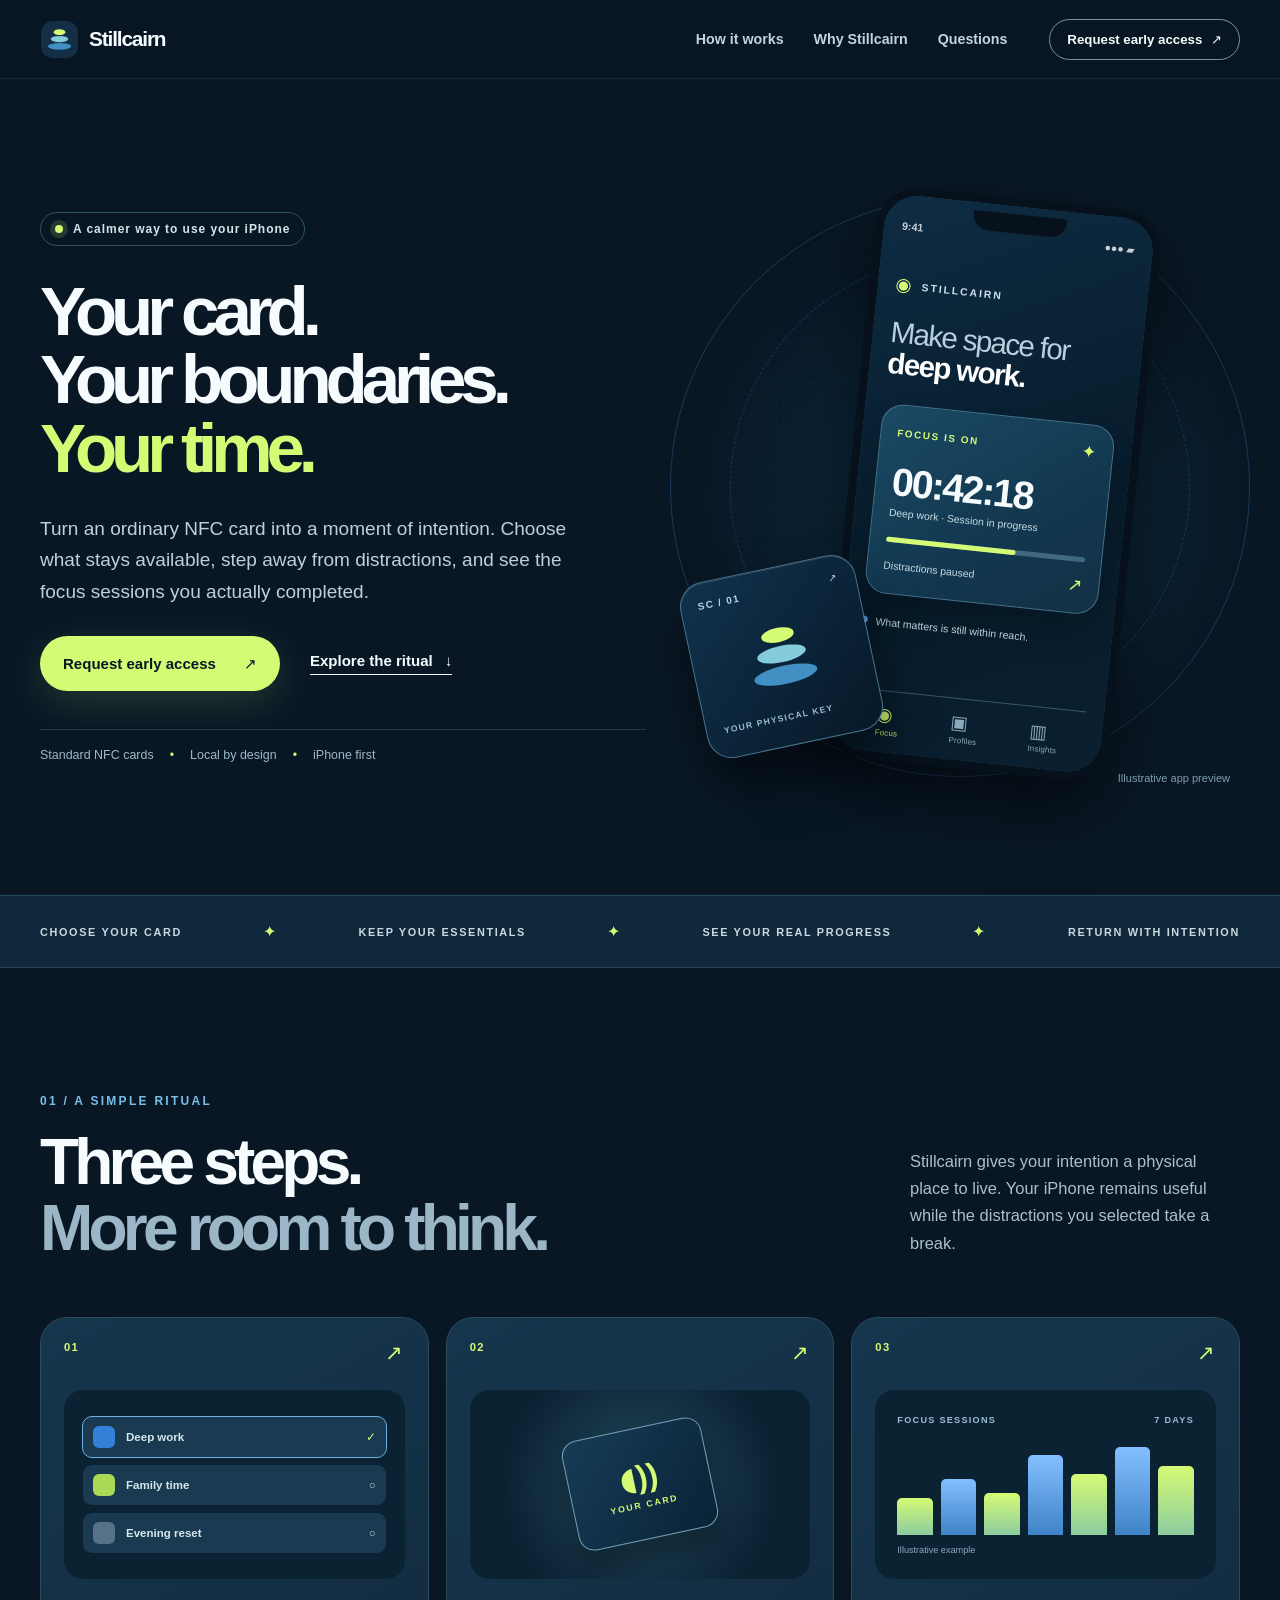
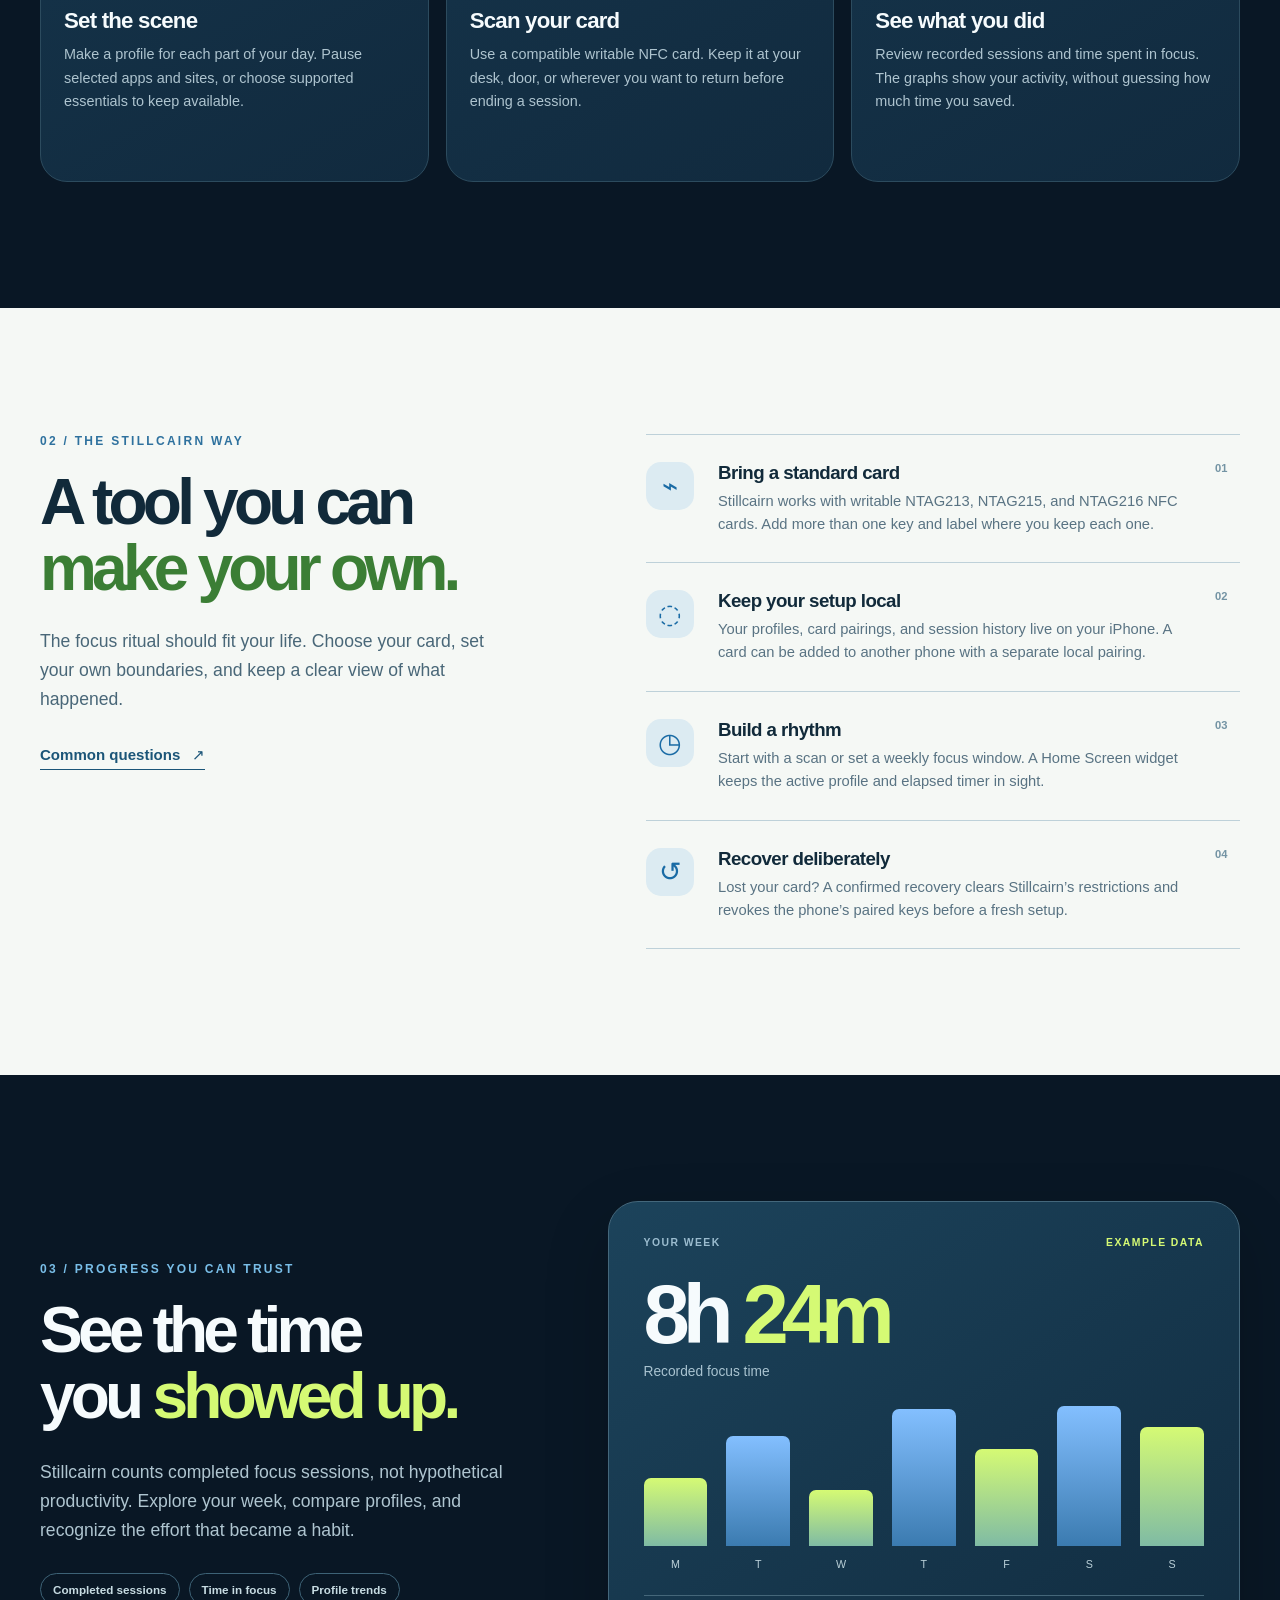
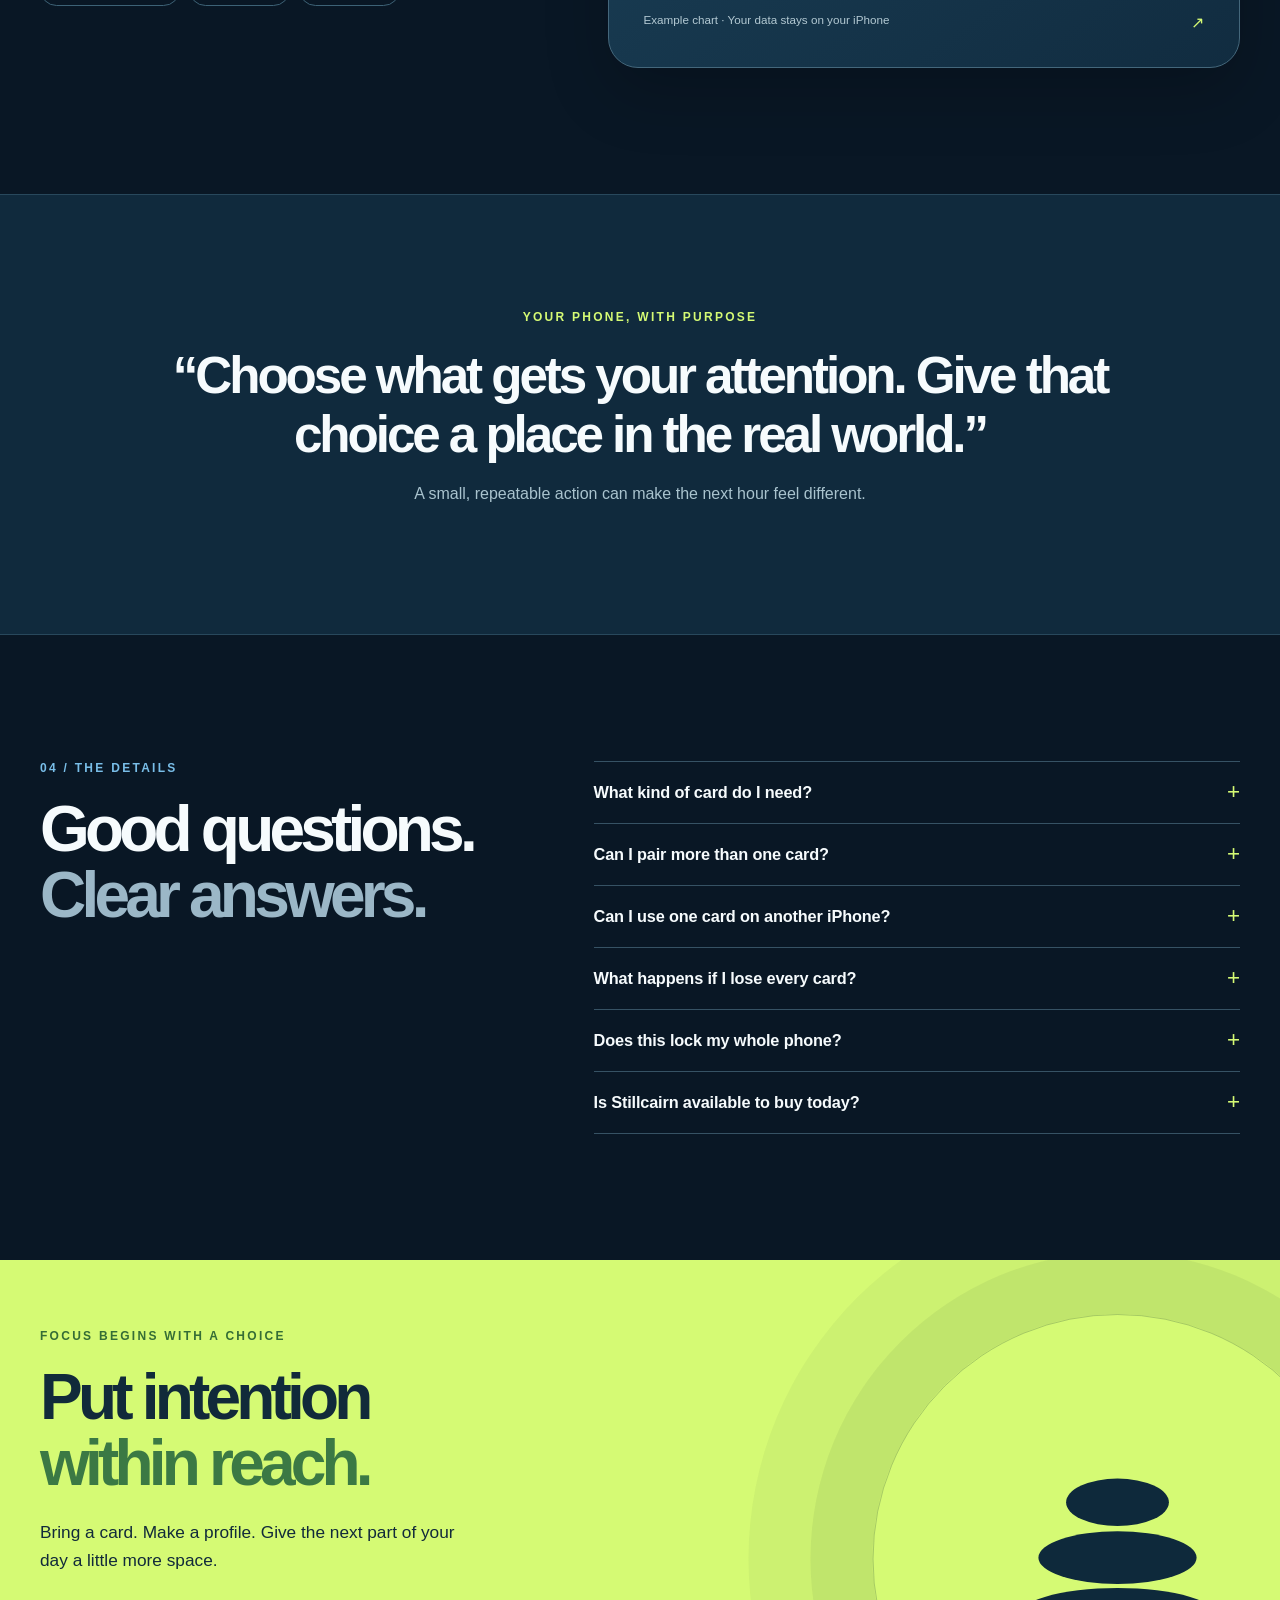
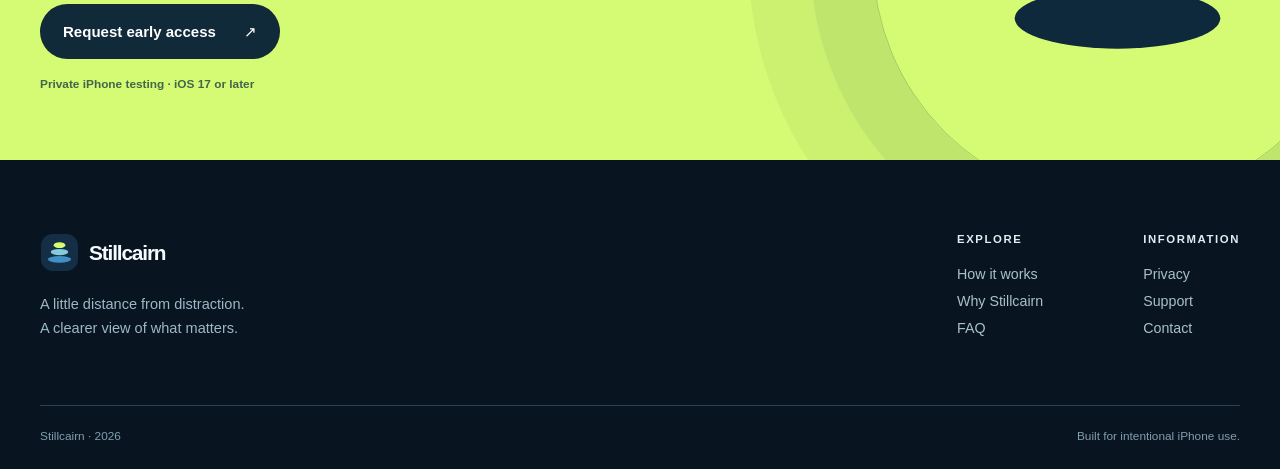
<file: index.html>
<!doctype html>
<html lang="en">
<head>
  <meta charset="utf-8">
  <meta name="viewport" content="width=device-width, initial-scale=1">
  <meta name="theme-color" content="#091725">
  <meta name="description" content="Stillcairn turns a standard NFC card into a personal focus ritual. Choose what stays available, see your real session history, and keep your focus data on your iPhone.">
  <meta property="og:type" content="website">
  <meta property="og:title" content="Stillcairn — Your card. Your boundaries. Your time.">
  <meta property="og:description" content="A personal focus ritual built around a standard NFC card, thoughtful profiles, and honest local insights.">
  <meta property="og:image" content="https://focus.cybrpulse.com/social.png">
  <meta property="og:url" content="https://focus.cybrpulse.com/">
  <link rel="canonical" href="https://focus.cybrpulse.com/">
  <link rel="icon" href="favicon.svg" type="image/svg+xml">
  <link rel="stylesheet" href="styles.css">
  <title>Stillcairn — Your card. Your boundaries. Your time.</title>
</head>
<body>
  <a class="skip-link" href="#main">Skip to content</a>
  <header class="site-header">
    <div class="shell nav-row">
      <a class="brand" href="./" aria-label="Stillcairn home">
        <svg class="brand-icon" viewBox="0 0 40 40" fill="none" aria-hidden="true"><rect x="1" y="1" width="38" height="38" rx="12" fill="#142e45"/><ellipse cx="20" cy="27" rx="12" ry="3.5" fill="#418fc3"/><ellipse cx="20" cy="19.5" rx="9" ry="3.2" fill="#84ccdc"/><ellipse cx="20" cy="12.5" rx="6" ry="3" fill="#d5fa74"/></svg>
        <span>Stillcairn</span>
      </a>
      <nav class="main-nav" aria-label="Main navigation">
        <a href="#how-it-works">How it works</a>
        <a href="#why-stillcairn">Why Stillcairn</a>
        <a href="#questions">Questions</a>
      </nav>
      <a class="nav-cta" href="mailto:support@cybrpulse.com?subject=Stillcairn%20early%20access">Request early access <span aria-hidden="true">↗</span></a>
    </div>
  </header>

  <main id="main">
    <section class="hero shell" aria-labelledby="hero-title">
      <div class="hero-copy">
        <div class="eyebrow"><span class="live-dot"></span> A calmer way to use your iPhone</div>
        <h1 id="hero-title">Your card.<br>Your boundaries.<br><em>Your time.</em></h1>
        <p class="hero-lede">Turn an ordinary NFC card into a moment of intention. Choose what stays available, step away from distractions, and see the focus sessions you actually completed.</p>
        <div class="hero-actions">
          <a class="button button-primary" href="mailto:support@cybrpulse.com?subject=Stillcairn%20early%20access">Request early access <span aria-hidden="true">↗</span></a>
          <a class="text-link" href="#how-it-works">Explore the ritual <span aria-hidden="true">↓</span></a>
        </div>
        <div class="hero-proof" aria-label="Stillcairn principles">
          <span>Standard NFC cards</span><span>Local by design</span><span>iPhone first</span>
        </div>
      </div>
      <div class="hero-art" aria-label="Illustration of Stillcairn on an iPhone with a physical NFC card">
        <div class="orbit orbit-one"></div><div class="orbit orbit-two"></div>
        <div class="phone-frame">
          <div class="phone-screen">
            <div class="phone-status"><span>9:41</span><span>●●● ▰</span></div>
            <div class="phone-head"><span class="phone-logo">◉</span><span>STILLCAIRN</span></div>
            <div class="phone-greeting">Make space for<br><strong>deep work.</strong></div>
            <div class="session-card">
              <div class="session-top"><span class="session-label">FOCUS IS ON</span><span class="session-spark">✦</span></div>
              <div class="session-time">00:42:18</div>
              <div class="session-sub">Deep work · Session in progress</div>
              <div class="session-track"><span></span></div>
              <div class="session-footer"><span>Distractions paused</span><span>↗</span></div>
            </div>
            <div class="phone-note"><span class="note-dot"></span> What matters is still within reach.</div>
            <div class="phone-tab"><span>◉<small>Focus</small></span><span>▣<small>Profiles</small></span><span>▥<small>Insights</small></span></div>
          </div>
        </div>
        <div class="key-card" aria-hidden="true"><div class="key-card-top"><span>SC / 01</span><span>↗</span></div><svg viewBox="0 0 120 120" fill="none"><ellipse cx="60" cy="83" rx="35" ry="10" fill="#418fc3"/><ellipse cx="60" cy="60" rx="27" ry="9" fill="#84ccdc"/><ellipse cx="60" cy="39" rx="18" ry="8" fill="#d5fa74"/></svg><span class="key-card-label">YOUR PHYSICAL KEY</span></div>
        <span class="art-caption">Illustrative app preview</span>
      </div>
    </section>

    <section class="marquee-band" aria-label="Product highlights"><div class="shell marquee-inner"><span>CHOOSE YOUR CARD</span><b>✦</b><span>KEEP YOUR ESSENTIALS</span><b>✦</b><span>SEE YOUR REAL PROGRESS</span><b>✦</b><span>RETURN WITH INTENTION</span></div></section>

    <section id="how-it-works" class="section shell ritual-section">
      <div class="section-heading"><p class="kicker">01 / A SIMPLE RITUAL</p><h2>Three steps.<br><span>More room to think.</span></h2><p>Stillcairn gives your intention a physical place to live. Your iPhone remains useful while the distractions you selected take a break.</p></div>
      <div class="steps-grid">
        <article class="step-card"><div class="step-number">01 <span>↗</span></div><div class="step-visual visual-select"><div class="mini-row"><span class="mini-square blue"></span><span>Deep work</span><span class="mini-check">✓</span></div><div class="mini-row"><span class="mini-square lime"></span><span>Family time</span><span>○</span></div><div class="mini-row"><span class="mini-square muted"></span><span>Evening reset</span><span>○</span></div></div><h3>Set the scene</h3><p>Make a profile for each part of your day. Pause selected apps and sites, or choose supported essentials to keep available.</p></article>
        <article class="step-card"><div class="step-number">02 <span>↗</span></div><div class="step-visual visual-card"><div class="tap-card"><span class="tap-rings">◖))</span><span>YOUR CARD</span></div><div class="tap-wave"></div></div><h3>Scan your card</h3><p>Use a compatible writable NFC card. Keep it at your desk, door, or wherever you want to return before ending a session.</p></article>
        <article class="step-card"><div class="step-number">03 <span>↗</span></div><div class="step-visual visual-chart"><div class="chart-head"><span>FOCUS SESSIONS</span><span>7 DAYS</span></div><div class="tiny-bars"><i style="--h:38%"></i><i style="--h:58%"></i><i style="--h:44%"></i><i style="--h:83%"></i><i style="--h:63%"></i><i style="--h:91%"></i><i style="--h:72%"></i></div><div class="chart-caption">Illustrative example</div></div><h3>See what you did</h3><p>Review recorded sessions and time spent in focus. The graphs show your activity, without guessing how much time you saved.</p></article>
      </div>
    </section>

    <section id="why-stillcairn" class="difference-section">
      <div class="shell difference-grid">
        <div class="difference-intro"><p class="kicker">02 / THE STILLCAIRN WAY</p><h2>A tool you can<br><em>make your own.</em></h2><p>The focus ritual should fit your life. Choose your card, set your own boundaries, and keep a clear view of what happened.</p><a class="light-link" href="#questions">Common questions <span aria-hidden="true">↗</span></a></div>
        <div class="difference-list">
          <article><span class="feature-icon">⌁</span><div><h3>Bring a standard card</h3><p>Stillcairn works with writable NTAG213, NTAG215, and NTAG216 NFC cards. Add more than one key and label where you keep each one.</p></div><span class="feature-index">01</span></article>
          <article><span class="feature-icon">◌</span><div><h3>Keep your setup local</h3><p>Your profiles, card pairings, and session history live on your iPhone. A card can be added to another phone with a separate local pairing.</p></div><span class="feature-index">02</span></article>
          <article><span class="feature-icon">◷</span><div><h3>Build a rhythm</h3><p>Start with a scan or set a weekly focus window. A Home Screen widget keeps the active profile and elapsed timer in sight.</p></div><span class="feature-index">03</span></article>
          <article><span class="feature-icon">↺</span><div><h3>Recover deliberately</h3><p>Lost your card? A confirmed recovery clears Stillcairn’s restrictions and revokes the phone’s paired keys before a fresh setup.</p></div><span class="feature-index">04</span></article>
        </div>
      </div>
    </section>

    <section class="section shell insight-section"><div class="insight-copy"><p class="kicker">03 / PROGRESS YOU CAN TRUST</p><h2>See the time<br>you <em>showed up.</em></h2><p>Stillcairn counts completed focus sessions, not hypothetical productivity. Explore your week, compare profiles, and recognize the effort that became a habit.</p><div class="insight-tags"><span>Completed sessions</span><span>Time in focus</span><span>Profile trends</span></div></div><div class="insight-panel"><div class="panel-top"><span>YOUR WEEK</span><span>EXAMPLE DATA</span></div><div class="panel-metric">8h <span>24m</span></div><div class="panel-caption">Recorded focus time</div><div class="large-bars" aria-hidden="true"><div><i style="--h:41%"></i><small>M</small></div><div><i style="--h:67%"></i><small>T</small></div><div><i style="--h:34%"></i><small>W</small></div><div><i style="--h:83%"></i><small>T</small></div><div><i style="--h:59%"></i><small>F</small></div><div><i style="--h:98%"></i><small>S</small></div><div><i style="--h:72%"></i><small>S</small></div></div><div class="panel-bottom"><span>Example chart · Your data stays on your iPhone</span><span>↗</span></div></div></section>

    <section class="quote-section"><div class="shell"><p class="kicker">YOUR PHONE, WITH PURPOSE</p><blockquote>“Choose what gets your attention. Give that choice a place in the real world.”</blockquote><p class="quote-note">A small, repeatable action can make the next hour feel different.</p></div></section>

    <section id="questions" class="section shell faq-section"><div class="faq-intro"><p class="kicker">04 / THE DETAILS</p><h2>Good questions.<br><span>Clear answers.</span></h2></div><div class="faq-list">
      <details><summary>What kind of card do I need?<span>+</span></summary><p>A writable NTAG213, NTAG215, or NTAG216 NFC card. Choose a card with a roughly 25–30 mm antenna for easier scanning. For a metal surface, use an on-metal or ferrite-backed tag.</p></details>
      <details><summary>Can I pair more than one card?<span>+</span></summary><p>Yes. Stillcairn supports up to 16 cards on one iPhone. You can name each key and remove an individual key while no focus session or scheduled window is active.</p></details>
      <details><summary>Can I use one card on another iPhone?<span>+</span></summary><p>Yes. Scan an existing Stillcairn card in the second iPhone’s Add key flow. Each phone stores and manages its own pairing; removing a card from one phone does not remove it from the other.</p></details>
      <details><summary>What happens if I lose every card?<span>+</span></summary><p>Use the app’s confirmed Lost your key recovery. It clears Stillcairn’s restrictions on that phone, revokes its paired cards, and requires a new card write and verification before another focus session. It cannot erase a lost physical card.</p></details>
      <details><summary>Does this lock my whole phone?<span>+</span></summary><p>No. Stillcairn uses iOS Screen Time controls for the apps, categories, and supported websites selected in a profile. It does not change your passcode or lock the device. You retain control of Screen Time authorization in iOS Settings.</p></details>
      <details><summary>Is Stillcairn available to buy today?<span>+</span></summary><p>Stillcairn is in private iPhone testing. Pricing and public availability have not been announced. Email us to ask about early access and updates.</p></details>
    </div></section>

    <section class="closing-section"><div class="shell closing-grid"><div><p class="kicker">FOCUS BEGINS WITH A CHOICE</p><h2>Put intention<br><em>within reach.</em></h2><p>Bring a card. Make a profile. Give the next part of your day a little more space.</p><a class="button button-dark" href="mailto:support@cybrpulse.com?subject=Stillcairn%20early%20access">Request early access <span aria-hidden="true">↗</span></a><span class="availability">Private iPhone testing · iOS 17 or later</span></div><div class="closing-mark" aria-hidden="true"><svg viewBox="0 0 220 220" fill="none"><ellipse cx="110" cy="155" rx="78" ry="23" fill="#0e293b"/><ellipse cx="110" cy="109" rx="60" ry="20" fill="#0e293b"/><ellipse cx="110" cy="67" rx="39" ry="18" fill="#0e293b"/></svg></div></div></section>
  </main>
  <footer class="site-footer"><div class="shell footer-grid"><div><a class="brand" href="./"><svg class="brand-icon" viewBox="0 0 40 40" fill="none" aria-hidden="true"><rect x="1" y="1" width="38" height="38" rx="12" fill="#142e45"/><ellipse cx="20" cy="27" rx="12" ry="3.5" fill="#418fc3"/><ellipse cx="20" cy="19.5" rx="9" ry="3.2" fill="#84ccdc"/><ellipse cx="20" cy="12.5" rx="6" ry="3" fill="#d5fa74"/></svg><span>Stillcairn</span></a><p>A little distance from distraction.<br>A clearer view of what matters.</p></div><div class="footer-links"><div><strong>Explore</strong><a href="#how-it-works">How it works</a><a href="#why-stillcairn">Why Stillcairn</a><a href="#questions">FAQ</a></div><div><strong>Information</strong><a href="privacy.html">Privacy</a><a href="support.html">Support</a><a href="mailto:support@cybrpulse.com?subject=Stillcairn%20question">Contact</a></div></div></div><div class="shell footer-bottom"><span>Stillcairn · 2026</span><span>Built for intentional iPhone use.</span></div></footer>
</body>
</html>
</file>
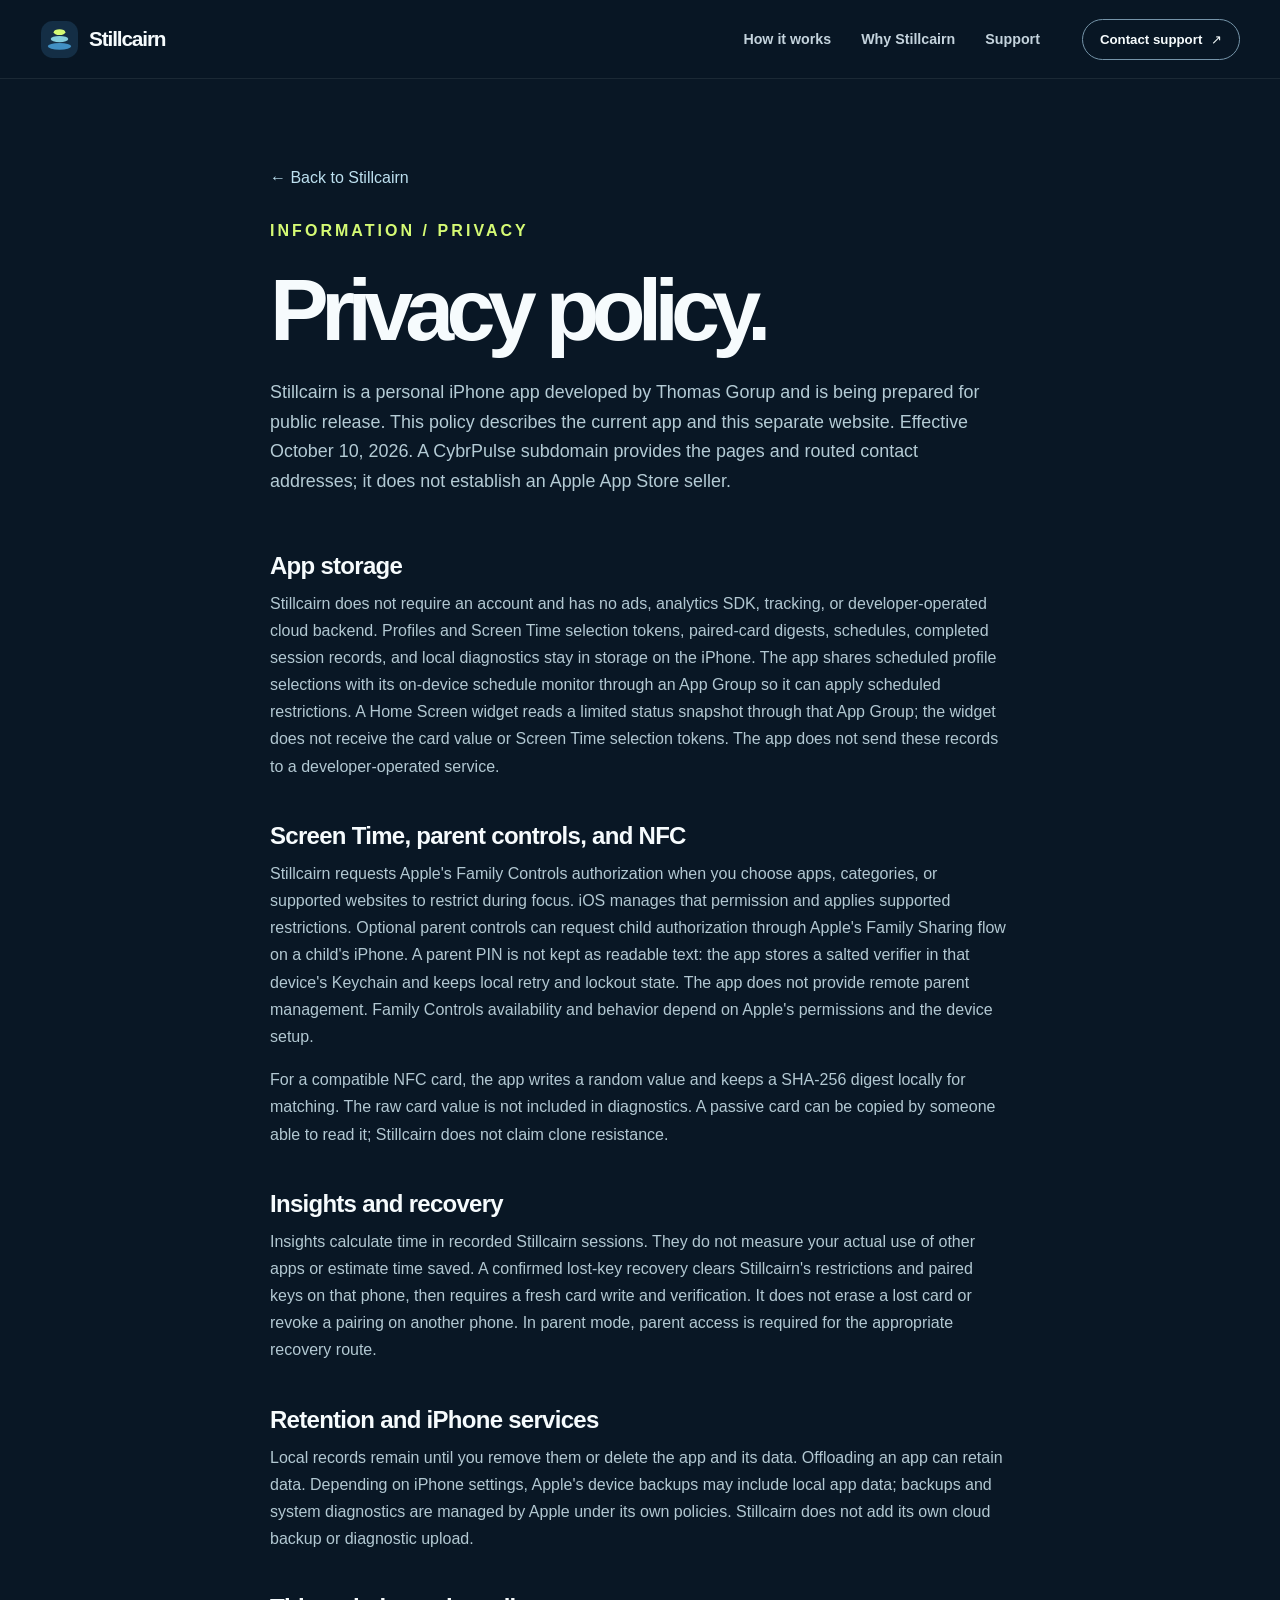
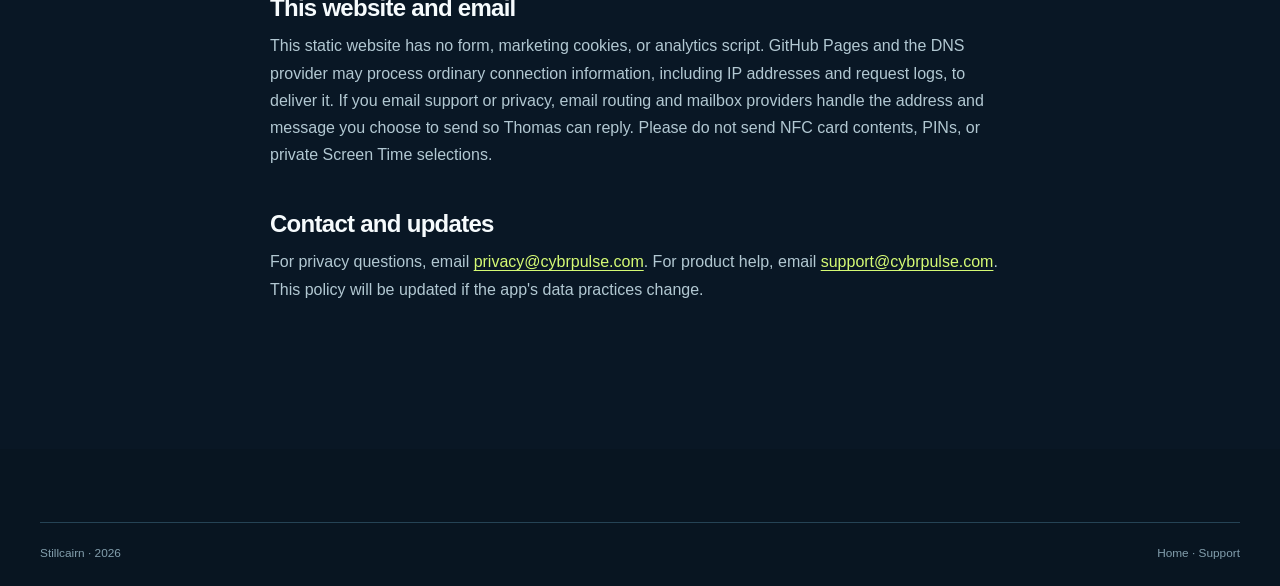
<file: privacy.html>
<!doctype html>
<html lang="en">
<head>
  <meta charset="utf-8">
  <meta name="viewport" content="width=device-width, initial-scale=1">
  <meta name="theme-color" content="#091725">
  <meta name="description" content="How Stillcairn handles app data, website visits, and support messages.">
  <link rel="icon" href="favicon.svg" type="image/svg+xml">
  <link rel="stylesheet" href="styles.css">
  <title>Privacy · Stillcairn</title>
</head>
<body class="legal-body">
  <a class="skip-link" href="#main">Skip to content</a>
  <header class="site-header">
    <div class="shell nav-row">
      <a class="brand" href="./"><svg class="brand-icon" viewBox="0 0 40 40" fill="none" aria-hidden="true"><rect x="1" y="1" width="38" height="38" rx="12" fill="#142e45"/><ellipse cx="20" cy="27" rx="12" ry="3.5" fill="#418fc3"/><ellipse cx="20" cy="19.5" rx="9" ry="3.2" fill="#84ccdc"/><ellipse cx="20" cy="12.5" rx="6" ry="3" fill="#d5fa74"/></svg><span>Stillcairn</span></a>
      <nav class="main-nav" aria-label="Main navigation"><a href="./#how-it-works">How it works</a><a href="./#why-stillcairn">Why Stillcairn</a><a href="support.html">Support</a></nav>
      <a class="nav-cta" href="mailto:support@cybrpulse.com?subject=Stillcairn%20support">Contact support <span aria-hidden="true">↗</span></a>
    </div>
  </header>
  <main id="main" class="legal-wrap">
    <a class="back-link" href="./">← Back to Stillcairn</a>
    <p class="kicker">INFORMATION / PRIVACY</p>
    <h1>Privacy policy.</h1>
    <p class="legal-intro">Stillcairn is a personal iPhone app developed by Thomas Gorup and is being prepared for public release. This policy describes the current app and this separate website. Effective October 10, 2026. A CybrPulse subdomain provides the pages and routed contact addresses; it does not establish an Apple App Store seller.</p>

    <h2>App storage</h2>
    <p>Stillcairn does not require an account and has no ads, analytics SDK, tracking, or developer-operated cloud backend. Profiles and Screen Time selection tokens, paired-card digests, schedules, completed session records, and local diagnostics stay in storage on the iPhone. The app shares scheduled profile selections with its on-device schedule monitor through an App Group so it can apply scheduled restrictions. A Home Screen widget reads a limited status snapshot through that App Group; the widget does not receive the card value or Screen Time selection tokens. The app does not send these records to a developer-operated service.</p>

    <h2>Screen Time, parent controls, and NFC</h2>
    <p>Stillcairn requests Apple's Family Controls authorization when you choose apps, categories, or supported websites to restrict during focus. iOS manages that permission and applies supported restrictions. Optional parent controls can request child authorization through Apple's Family Sharing flow on a child's iPhone. A parent PIN is not kept as readable text: the app stores a salted verifier in that device's Keychain and keeps local retry and lockout state. The app does not provide remote parent management. Family Controls availability and behavior depend on Apple's permissions and the device setup.</p>
    <p>For a compatible NFC card, the app writes a random value and keeps a SHA-256 digest locally for matching. The raw card value is not included in diagnostics. A passive card can be copied by someone able to read it; Stillcairn does not claim clone resistance.</p>

    <h2>Insights and recovery</h2>
    <p>Insights calculate time in recorded Stillcairn sessions. They do not measure your actual use of other apps or estimate time saved. A confirmed lost-key recovery clears Stillcairn's restrictions and paired keys on that phone, then requires a fresh card write and verification. It does not erase a lost card or revoke a pairing on another phone. In parent mode, parent access is required for the appropriate recovery route.</p>

    <h2>Retention and iPhone services</h2>
    <p>Local records remain until you remove them or delete the app and its data. Offloading an app can retain data. Depending on iPhone settings, Apple's device backups may include local app data; backups and system diagnostics are managed by Apple under its own policies. Stillcairn does not add its own cloud backup or diagnostic upload.</p>

    <h2>This website and email</h2>
    <p>This static website has no form, marketing cookies, or analytics script. GitHub Pages and the DNS provider may process ordinary connection information, including IP addresses and request logs, to deliver it. If you email support or privacy, email routing and mailbox providers handle the address and message you choose to send so Thomas can reply. Please do not send NFC card contents, PINs, or private Screen Time selections.</p>

    <h2>Contact and updates</h2>
    <p>For privacy questions, email <a href="mailto:privacy@cybrpulse.com?subject=Stillcairn%20privacy">privacy@cybrpulse.com</a>. For product help, email <a href="mailto:support@cybrpulse.com?subject=Stillcairn%20support">support@cybrpulse.com</a>. This policy will be updated if the app's data practices change.</p>
  </main>
  <footer class="site-footer"><div class="shell footer-bottom"><span>Stillcairn · 2026</span><span><a href="./">Home</a> · <a href="support.html">Support</a></span></div></footer>
</body>
</html>
</file>
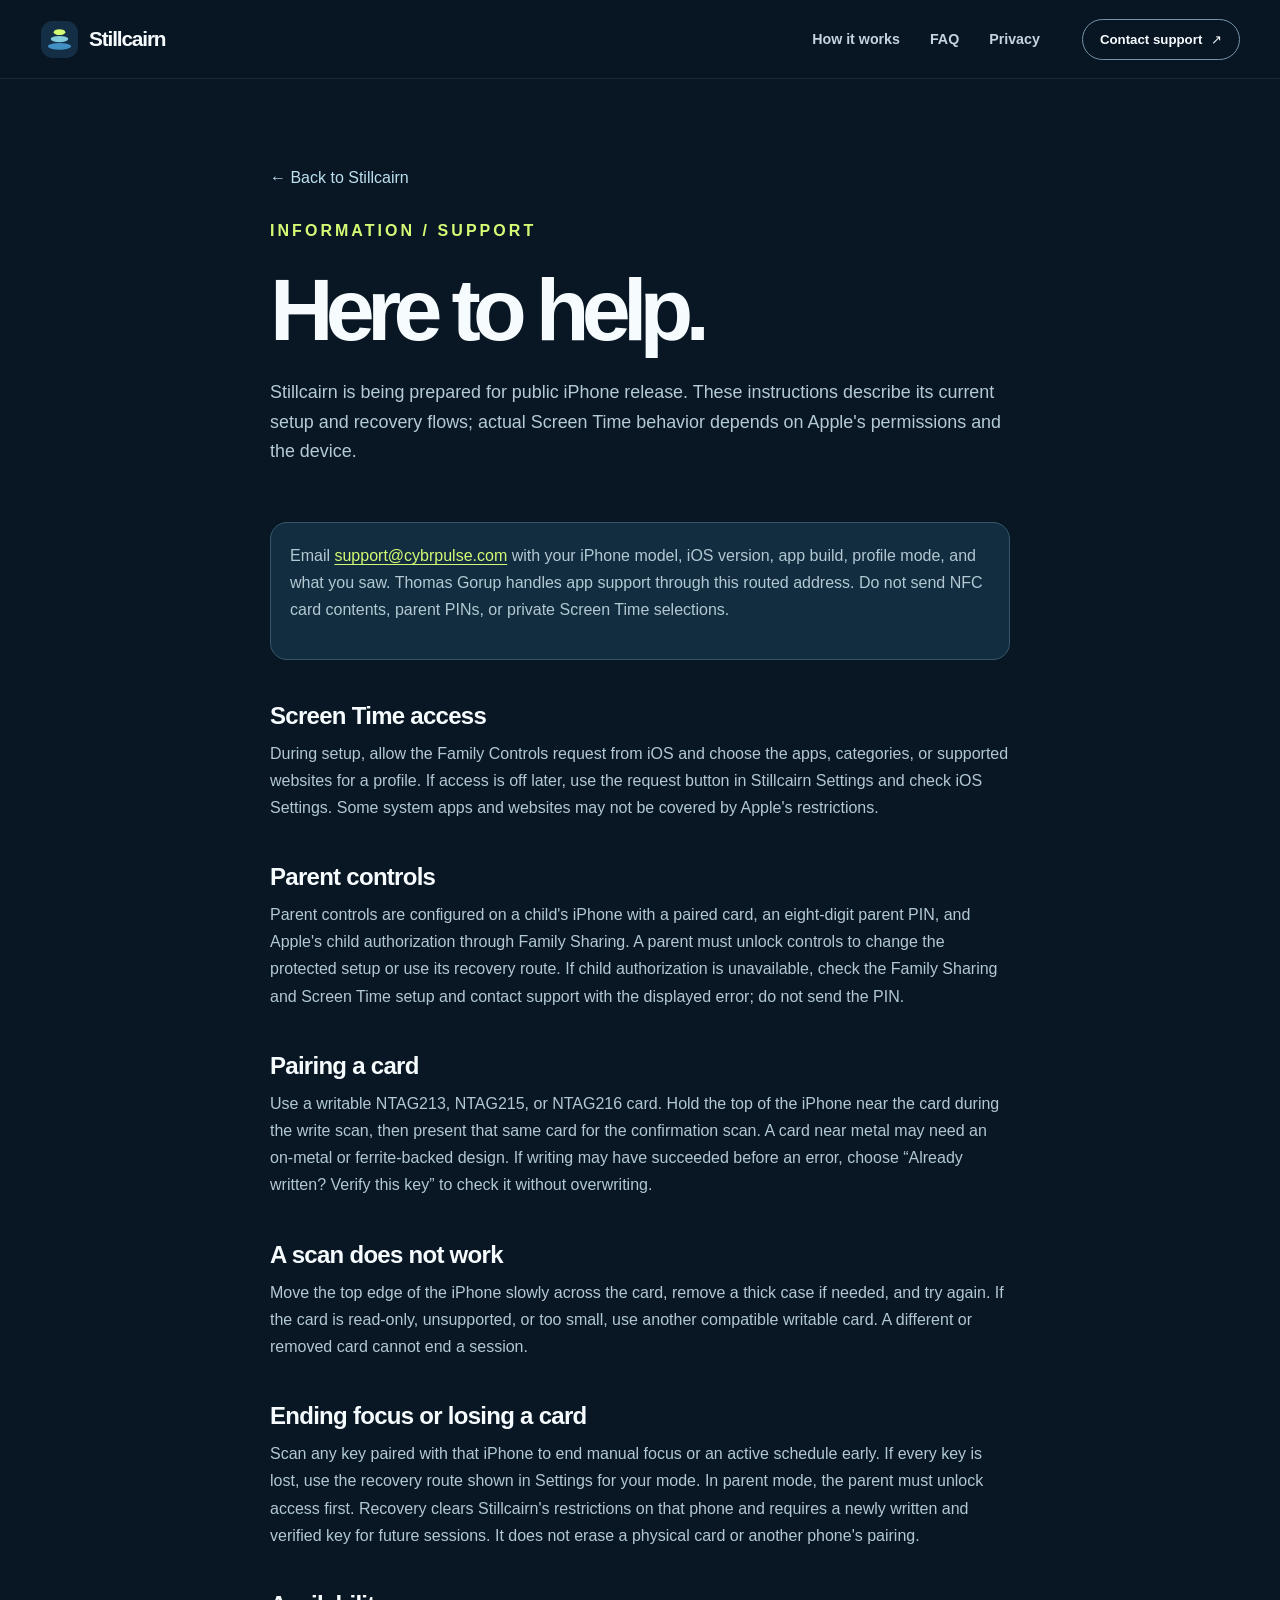
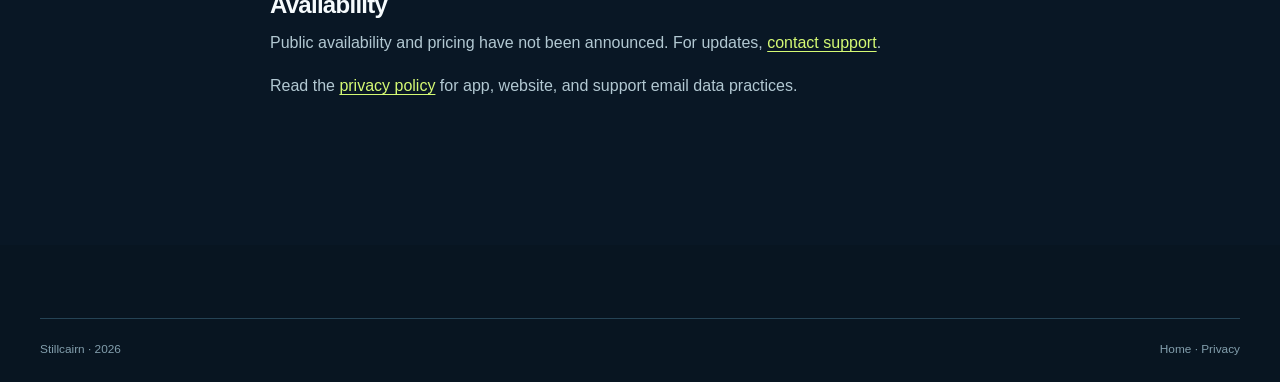
<file: support.html>
<!doctype html>
<html lang="en">
<head>
  <meta charset="utf-8">
  <meta name="viewport" content="width=device-width, initial-scale=1">
  <meta name="theme-color" content="#091725">
  <meta name="description" content="Stillcairn setup, NFC card, Screen Time, parent controls, and recovery help.">
  <link rel="icon" href="favicon.svg" type="image/svg+xml">
  <link rel="stylesheet" href="styles.css">
  <title>Support · Stillcairn</title>
</head>
<body class="legal-body">
  <a class="skip-link" href="#main">Skip to content</a>
  <header class="site-header">
    <div class="shell nav-row">
      <a class="brand" href="./"><svg class="brand-icon" viewBox="0 0 40 40" fill="none" aria-hidden="true"><rect x="1" y="1" width="38" height="38" rx="12" fill="#142e45"/><ellipse cx="20" cy="27" rx="12" ry="3.5" fill="#418fc3"/><ellipse cx="20" cy="19.5" rx="9" ry="3.2" fill="#84ccdc"/><ellipse cx="20" cy="12.5" rx="6" ry="3" fill="#d5fa74"/></svg><span>Stillcairn</span></a>
      <nav class="main-nav" aria-label="Main navigation"><a href="./#how-it-works">How it works</a><a href="./#questions">FAQ</a><a href="privacy.html">Privacy</a></nav>
      <a class="nav-cta" href="mailto:support@cybrpulse.com?subject=Stillcairn%20support">Contact support <span aria-hidden="true">↗</span></a>
    </div>
  </header>
  <main id="main" class="legal-wrap">
    <a class="back-link" href="./">← Back to Stillcairn</a>
    <p class="kicker">INFORMATION / SUPPORT</p>
    <h1>Here to help.</h1>
    <p class="legal-intro">Stillcairn is being prepared for public iPhone release. These instructions describe its current setup and recovery flows; actual Screen Time behavior depends on Apple's permissions and the device.</p>
    <div class="legal-note"><p>Email <a href="mailto:support@cybrpulse.com?subject=Stillcairn%20support">support@cybrpulse.com</a> with your iPhone model, iOS version, app build, profile mode, and what you saw. Thomas Gorup handles app support through this routed address. Do not send NFC card contents, parent PINs, or private Screen Time selections.</p></div>

    <h2>Screen Time access</h2>
    <p>During setup, allow the Family Controls request from iOS and choose the apps, categories, or supported websites for a profile. If access is off later, use the request button in Stillcairn Settings and check iOS Settings. Some system apps and websites may not be covered by Apple's restrictions.</p>

    <h2>Parent controls</h2>
    <p>Parent controls are configured on a child's iPhone with a paired card, an eight-digit parent PIN, and Apple's child authorization through Family Sharing. A parent must unlock controls to change the protected setup or use its recovery route. If child authorization is unavailable, check the Family Sharing and Screen Time setup and contact support with the displayed error; do not send the PIN.</p>

    <h2>Pairing a card</h2>
    <p>Use a writable NTAG213, NTAG215, or NTAG216 card. Hold the top of the iPhone near the card during the write scan, then present that same card for the confirmation scan. A card near metal may need an on-metal or ferrite-backed design. If writing may have succeeded before an error, choose “Already written? Verify this key” to check it without overwriting.</p>

    <h2>A scan does not work</h2>
    <p>Move the top edge of the iPhone slowly across the card, remove a thick case if needed, and try again. If the card is read-only, unsupported, or too small, use another compatible writable card. A different or removed card cannot end a session.</p>

    <h2>Ending focus or losing a card</h2>
    <p>Scan any key paired with that iPhone to end manual focus or an active schedule early. If every key is lost, use the recovery route shown in Settings for your mode. In parent mode, the parent must unlock access first. Recovery clears Stillcairn's restrictions on that phone and requires a newly written and verified key for future sessions. It does not erase a physical card or another phone's pairing.</p>

    <h2>Availability</h2>
    <p>Public availability and pricing have not been announced. For updates, <a href="mailto:support@cybrpulse.com?subject=Stillcairn%20availability">contact support</a>.</p>
    <p>Read the <a href="privacy.html">privacy policy</a> for app, website, and support email data practices.</p>
  </main>
  <footer class="site-footer"><div class="shell footer-bottom"><span>Stillcairn · 2026</span><span><a href="./">Home</a> · <a href="privacy.html">Privacy</a></span></div></footer>
</body>
</html>
</file>
<file: styles.css>
:root {
  color-scheme:dark;
  --navy:#091725;
  --navy-2:#102c40;
  --navy-3:#17374e;
  --ink:#112a3a;
  --lime:#d5fa74;
  --blue:#5ba7ff;
  --cream:#f5f8f5;
  --muted:#a8bfcb;
  --line:rgba(197,224,231,.17);
  font-family:-apple-system,BlinkMacSystemFont,"Segoe UI",Inter,Arial,sans-serif;
  font-synthesis:none
}
* {
  box-sizing:border-box
}
html {
  scroll-behavior:smooth
}
body {
  margin:0;
  background:var(--navy);
  color:#f6fbfd;
  -webkit-font-smoothing:antialiased
}
a {
  color:inherit;
  text-decoration:none
}
button,a,summary {
  touch-action:manipulation
}
a:focus-visible,summary:focus-visible {
  outline:3px solid var(--lime);
  outline-offset:5px
}
::selection {
  background:var(--lime);
  color:var(--navy)
}
.shell {
  width:min(1200px,calc(100% - 64px));
  margin-inline:auto
}
.skip-link {
  position:absolute;
  left:16px;
  top:-80px;
  background:var(--lime);
  color:var(--navy);
  padding:12px 18px;
  z-index:100
}
.skip-link:focus {
  top:16px
}
.site-header {
  position:sticky;
  top:0;
  z-index:20;
  border-bottom:1px solid rgba(255,255,255,.08);
  background:rgba(9,23,37,.83);
  backdrop-filter:blur(18px);
  -webkit-backdrop-filter:blur(18px)
}
.nav-row {
  height:78px;
  display:flex;
  align-items:center;
  gap:32px
}
.brand {
  display:inline-flex;
  align-items:center;
  gap:10px;
  font-size:1.3rem;
  font-weight:760;
  letter-spacing:-.055em;
  white-space:nowrap
}
.brand-icon {
  width:39px;
  height:39px;
  flex:none
}
.main-nav {
  display:flex;
  align-items:center;
  gap:30px;
  margin-left:auto;
  color:#c4d3dd;
  font-size:.89rem;
  font-weight:550
}
.main-nav a:hover,.footer-links a:hover {
  color:var(--lime)
}
.nav-cta {
  margin-left:10px;
  border:1px solid #7594a9;
  border-radius:100px;
  padding:12px 17px;
  font-size:.83rem;
  font-weight:730;
  white-space:nowrap;
  transition:.2s
}
.nav-cta:hover {
  background:var(--lime);
  border-color:var(--lime);
  color:var(--navy)
}
.nav-cta span {
  margin-left:5px
}
.hero {
  min-height:760px;
  display:grid;
  grid-template-columns:1.04fr .96fr;
  align-items:center;
  gap:34px;
  padding-block:92px 92px
}
.hero-copy {
  position:relative;
  z-index:2
}
.eyebrow,.kicker {
  font-size:.75rem;
  letter-spacing:.19em;
  font-weight:800
}
.eyebrow {
  display:inline-flex;
  align-items:center;
  gap:10px;
  padding:9px 14px;
  border:1px solid #2f5265;
  border-radius:100px;
  color:#d5e5ea;
  letter-spacing:.08em;
  font-weight:680
}
.live-dot {
  display:inline-block;
  width:8px;
  height:8px;
  background:var(--lime);
  border-radius:50%;
  box-shadow:0 0 0 5px rgba(213,250,116,.14)
}
h1,h2,h3,p,blockquote {
  margin-top:0
}
h1 {
  font-size:clamp(4.2rem,5.4vw,5.4rem);
  line-height:.99;
  letter-spacing:-.088em;
  font-weight:790;
  margin:31px 0 31px
}
h1 em,.difference-intro h2 em,.insight-copy h2 em,.closing-grid h2 em {
  font-style:normal;
  color:var(--lime)
}
.hero-lede {
  font-size:1.19rem;
  line-height:1.65;
  color:#bed0db;
  max-width:560px;
  margin-bottom:29px
}
.hero-actions {
  display:flex;
  align-items:center;
  gap:30px;
  flex-wrap:wrap
}
.button {
  display:inline-flex;
  align-items:center;
  justify-content:center;
  gap:28px;
  border-radius:100px;
  padding:17px 23px;
  font-weight:770;
  font-size:.94rem;
  transition:transform .2s,background .2s,box-shadow .2s;
  min-height:55px
}
.button:hover {
  transform:translateY(-3px)
}
.button-primary {
  background:var(--lime);
  color:var(--navy);
  box-shadow:0 12px 38px rgba(213,250,116,.14)
}
.button-primary:hover {
  background:#e5ff9d;
  box-shadow:0 16px 48px rgba(213,250,116,.2)
}
.text-link,.light-link {
  font-size:.94rem;
  font-weight:720;
  border-bottom:1px solid currentColor;
  padding-bottom:5px
}
.text-link:hover {
  color:var(--lime)
}
.text-link span,.light-link span {
  margin-left:8px
}
.hero-proof {
  margin-top:38px;
  padding-top:18px;
  border-top:1px solid var(--line);
  display:flex;
  gap:16px;
  flex-wrap:wrap;
  color:#9db8c7;
  font-size:.78rem
}
.hero-proof span:not(:last-child):after {
  content:"•";
  margin-left:16px;
  color:var(--lime)
}
.hero-art {
  height:632px;
  position:relative;
  display:grid;
  place-items:center;
  isolation:isolate;
  background:radial-gradient(circle at 53% 52%,rgba(28,100,139,.35),transparent 62%)
}
.hero-art:before {
  content:"";
  position:absolute;
  inset:7% 2%;
  background-image:linear-gradient(rgba(93,157,186,.1) 1px,transparent 1px),linear-gradient(90deg,rgba(93,157,186,.1) 1px,transparent 1px);
  background-size:42px 42px;
  mask-image:radial-gradient(circle,black,transparent 74%);
  z-index:-2
}
.orbit {
  position:absolute;
  border:1px solid rgba(91,167,255,.22);
  border-radius:50%;
  z-index:-1
}
.orbit-one {
  width:580px;
  height:580px
}
.orbit-two {
  width:460px;
  height:460px;
  border-style:dashed;
  transform:rotate(28deg)
}
.phone-frame {
  width:286px;
  height:573px;
  border:8px solid #06111c;
  border-radius:42px;
  box-shadow:0 30px 75px rgba(0,0,0,.55),inset 0 0 0 2px #6186a2;
  transform:rotate(6deg) translate(32px,-7px);
  background:#06111c;
  position:relative
}
.phone-frame:before {
  content:"";
  position:absolute;
  top:8px;
  left:88px;
  width:94px;
  height:19px;
  border-radius:0 0 16px 16px;
  background:#06111c;
  z-index:2
}
.phone-screen {
  height:100%;
  border-radius:33px;
  overflow:hidden;
  background:linear-gradient(155deg,#0e2c43,#071b2a 58%,#0a2030);
  padding:25px 18px 15px;
  display:flex;
  flex-direction:column
}
.phone-status {
  display:flex;
  justify-content:space-between;
  font-size:.67rem;
  font-weight:750;
  opacity:.8
}
.phone-head {
  margin-top:41px;
  display:flex;
  align-items:center;
  gap:8px;
  font-size:.65rem;
  font-weight:800;
  letter-spacing:.19em;
  color:#cae2ee
}
.phone-logo {
  color:var(--lime);
  font-size:1.15rem
}
.phone-greeting {
  font-size:1.85rem;
  line-height:1.06;
  letter-spacing:-.055em;
  margin:21px 0 24px;
  color:#b7d0dd
}
.phone-greeting strong {
  color:#fff
}
.session-card {
  padding:17px 16px;
  border:1px solid #44728c;
  border-radius:22px;
  background:linear-gradient(145deg,#1b4964,#12364e 65%,#143146);
  box-shadow:0 20px 32px rgba(0,0,0,.18)
}
.session-top,.session-footer {
  display:flex;
  justify-content:space-between;
  align-items:center
}
.session-label {
  color:var(--lime);
  font-size:.62rem;
  letter-spacing:.16em;
  font-weight:850
}
.session-spark {
  color:var(--lime);
  font-size:1.1rem
}
.session-time {
  font-variant-numeric:tabular-nums;
  font-size:2.45rem;
  letter-spacing:-.05em;
  font-weight:720;
  margin:17px 0 3px
}
.session-sub,.session-footer {
  font-size:.65rem;
  color:#c7dce4
}
.session-track {
  height:5px;
  background:#406980;
  border-radius:5px;
  margin:19px 0 13px
}
.session-track span {
  display:block;
  width:65%;
  height:100%;
  background:var(--lime);
  border-radius:5px
}
.session-footer span:last-child {
  font-size:1.1rem;
  color:var(--lime)
}
.phone-note {
  display:flex;
  align-items:center;
  gap:8px;
  margin-top:22px;
  font-size:.66rem;
  color:#bdd2dd
}
.note-dot {
  width:7px;
  height:7px;
  border-radius:50%;
  background:var(--blue)
}
.phone-tab {
  margin-top:auto;
  border-top:1px solid #38576c;
  display:flex;
  justify-content:space-around;
  padding-top:13px;
  color:#8baabb;
  font-size:1.15rem
}
.phone-tab span:first-child {
  color:var(--lime)
}
.phone-tab small {
  display:block;
  font-size:.5rem;
  letter-spacing:.02em;
  text-align:center;
  margin-top:2px
}
.key-card {
  width:179px;
  height:179px;
  position:absolute;
  left:2%;
  bottom:57px;
  border:1px solid #47738d;
  border-radius:25px;
  background:linear-gradient(135deg,#10324d,#071827);
  box-shadow:0 30px 50px rgba(0,0,0,.5),inset 0 1px 0 rgba(255,255,255,.12);
  transform:rotate(-12deg);
  padding:17px
}
.key-card-top {
  display:flex;
  justify-content:space-between;
  font-size:.62rem;
  letter-spacing:.14em;
  color:#b3d4e7;
  font-weight:750
}
.key-card svg {
  display:block;
  width:110px;
  height:110px;
  margin:3px auto -3px
}
.key-card-label {
  font-size:.54rem;
  letter-spacing:.14em;
  color:#97bbcf;
  font-weight:800
}
.art-caption {
  position:absolute;
  right:10px;
  bottom:19px;
  color:#7f9db0;
  font-size:.69rem
}
.marquee-band {
  border-top:1px solid #25465b;
  border-bottom:1px solid #25465b;
  background:#10283b
}
.marquee-inner {
  min-height:71px;
  display:flex;
  align-items:center;
  justify-content:space-between;
  gap:15px;
  font-size:.68rem;
  font-weight:780;
  letter-spacing:.15em;
  color:#c9d9e1
}
.marquee-inner b {
  color:var(--lime);
  font-size:1rem
}
.section {
  padding-block:126px
}
.kicker {
  color:#79bee8;
  margin-bottom:22px
}
.section-heading {
  display:grid;
  grid-template-columns:1fr 330px;
  align-items:end;
  column-gap:80px;
  margin-bottom:55px
}
.section-heading .kicker {
  grid-column:1/-1
}
.section-heading h2,.difference-intro h2,.insight-copy h2,.faq-intro h2,.closing-grid h2 {
  font-size:clamp(3.1rem,5vw,5.3rem);
  letter-spacing:-.075em;
  line-height:1.03;
  font-weight:770;
  margin:0
}
.section-heading h2 span,.faq-intro h2 span {
  color:#9bb7c7
}
.section-heading>p:last-child {
  color:#a9c0ce;
  font-size:1.03rem;
  line-height:1.65;
  margin:0 0 5px
}
.steps-grid {
  display:grid;
  grid-template-columns:repeat(3,1fr);
  gap:17px
}
.step-card {
  border:1px solid #2c4b5e;
  border-radius:27px;
  padding:23px;
  background:linear-gradient(150deg,#16364d,#112a3e);
  min-height:465px
}
.step-number {
  display:flex;
  justify-content:space-between;
  font-size:.7rem;
  font-weight:850;
  color:var(--lime);
  letter-spacing:.12em
}
.step-number span {
  font-size:1.3rem
}
.step-visual {
  height:189px;
  margin:25px 0 29px;
  border-radius:19px;
  overflow:hidden;
  background:#0b2233
}
.visual-select {
  padding:27px 19px
}
.mini-row {
  display:flex;
  align-items:center;
  gap:11px;
  padding:9px 10px;
  margin-bottom:8px;
  border-radius:9px;
  background:#193a51;
  color:#d6e8ee;
  font-size:.72rem;
  font-weight:650
}
.mini-row:first-child {
  outline:1px solid #6eb1de
}
.mini-row span:nth-child(2) {
  flex:1
}
.mini-square {
  width:22px;
  height:22px;
  border-radius:6px
}
.mini-square.blue {
  background:#347fd8
}
.mini-square.lime {
  background:#aad955
}
.mini-square.muted {
  background:#567188
}
.mini-check {
  color:var(--lime)
}
.visual-card {
  display:grid;
  place-items:center;
  position:relative;
  background:radial-gradient(circle,#234a5e,#0b2233 70%)
}
.tap-card {
  width:142px;
  height:112px;
  border:1px solid #6f9db7;
  border-radius:16px;
  background:linear-gradient(130deg,#173c56,#092236);
  transform:rotate(-12deg);
  box-shadow:0 17px 25px rgba(0,0,0,.28);
  display:flex;
  align-items:center;
  justify-content:center;
  flex-direction:column;
  gap:4px;
  color:var(--lime)
}
.tap-rings {
  font-size:2rem;
  font-weight:760
}
.tap-card span:last-child {
  font-size:.55rem;
  letter-spacing:.2em;
  font-weight:850
}
.tap-wave {
  width:210px;
  height:210px;
  border:1px solid #3d738d;
  border-radius:50%;
  position:absolute;
  z-index:-1
}
.visual-chart {
  padding:25px 22px
}
.chart-head,.panel-top {
  display:flex;
  justify-content:space-between;
  font-size:.57rem;
  letter-spacing:.14em;
  font-weight:800;
  color:#9bbccf
}
.tiny-bars {
  height:96px;
  display:flex;
  align-items:end;
  gap:8px;
  margin-top:14px
}
.tiny-bars i {
  flex:1;
  height:var(--h);
  background:linear-gradient(var(--lime),#8ccca0);
  border-radius:5px 5px 0 0
}
.tiny-bars i:nth-child(even) {
  background:linear-gradient(#83bffe,#3f83c8)
}
.chart-caption {
  font-size:.57rem;
  color:#8daabb;
  margin-top:10px
}
.step-card h3 {
  font-size:1.39rem;
  letter-spacing:-.035em;
  margin:0 0 9px
}
.step-card>p {
  font-size:.9rem;
  line-height:1.65;
  color:#aec4cf;
  margin:0
}
.difference-section {
  background:var(--cream);
  color:var(--ink);
  padding-block:126px
}
.difference-grid {
  display:grid;
  grid-template-columns:.92fr 1.08fr;
  gap:100px
}
.difference-intro .kicker {
  color:#2e719e
}
.difference-intro h2 em {
  color:#3b7e35
}
.difference-intro>p:not(.kicker) {
  font-size:1.1rem;
  color:#496778;
  line-height:1.67;
  max-width:450px;
  margin-top:25px
}
.light-link {
  display:inline-block;
  margin-top:14px;
  color:#1b5578
}
.difference-list {
  border-top:1px solid #bed1d9
}
.difference-list article {
  display:grid;
  grid-template-columns:54px 1fr 25px;
  gap:18px;
  padding:27px 0;
  border-bottom:1px solid #bed1d9
}
.feature-icon {
  width:48px;
  height:48px;
  border-radius:15px;
  background:#dcebf2;
  display:grid;
  place-items:center;
  color:#1a6ba5;
  font-size:1.7rem
}
.difference-list h3 {
  font-size:1.17rem;
  letter-spacing:-.03em;
  margin:0 0 6px
}
.difference-list p {
  margin:0;
  color:#597383;
  line-height:1.55;
  font-size:.92rem
}
.feature-index {
  font-size:.7rem;
  font-weight:800;
  color:#7494a4
}
.insight-section {
  display:grid;
  grid-template-columns:.85fr 1.15fr;
  align-items:center;
  gap:100px
}
.insight-copy h2 em {
  color:var(--lime)
}
.insight-copy>p:not(.kicker) {
  font-size:1.1rem;
  line-height:1.65;
  color:#afc5d0;
  margin:28px 0
}
.insight-tags {
  display:flex;
  flex-wrap:wrap;
  gap:9px
}
.insight-tags span {
  padding:9px 12px;
  border:1px solid #3d6276;
  border-radius:100px;
  color:#c7dbe2;
  font-size:.73rem;
  font-weight:620
}
.insight-panel {
  border:1px solid #44677b;
  border-radius:30px;
  padding:35px;
  background:linear-gradient(145deg,#1c435b,#112c40);
  box-shadow:0 25px 65px rgba(0,0,0,.2)
}
.panel-top {
  font-size:.65rem
}
.panel-top span:last-child {
  color:var(--lime)
}
.panel-metric {
  font-size:5.2rem;
  font-weight:750;
  letter-spacing:-.085em;
  margin-top:25px;
  line-height:1
}
.panel-metric span {
  color:var(--lime)
}
.panel-caption {
  font-size:.86rem;
  color:#a9c3d0;
  margin-top:7px
}
.large-bars {
  height:190px;
  display:flex;
  align-items:end;
  gap:19px;
  margin:27px 0 0;
  padding-bottom:25px;
  border-bottom:1px solid #45677a
}
.large-bars div {
  height:100%;
  flex:1;
  display:flex;
  flex-direction:column;
  justify-content:end;
  align-items:center;
  gap:12px
}
.large-bars i {
  display:block;
  width:100%;
  height:var(--h);
  border-radius:7px 7px 0 0;
  background:linear-gradient(180deg,#d5fa74,#7fbba4)
}
.large-bars div:nth-child(even) i {
  background:linear-gradient(180deg,#83bfff,#3b7bb0)
}
.large-bars small {
  font-size:.67rem;
  color:#bad0d8
}
.panel-bottom {
  display:flex;
  justify-content:space-between;
  color:#b3c9d3;
  font-size:.73rem;
  margin-top:17px
}
.panel-bottom span:last-child {
  color:var(--lime);
  font-size:1rem
}
.quote-section {
  padding-block:115px;
  text-align:center;
  background:#102a3d;
  border-block:1px solid #28485c
}
.quote-section blockquote {
  font-size:clamp(2.2rem,4vw,4.5rem);
  line-height:1.17;
  letter-spacing:-.06em;
  font-weight:660;
  max-width:950px;
  margin:0 auto 20px
}
.quote-section .kicker {
  color:var(--lime)
}
.quote-note {
  color:#a9c3ce
}
.faq-section {
  display:grid;
  grid-template-columns:.83fr 1.17fr;
  gap:95px
}
.faq-list {
  border-top:1px solid #365264
}
.faq-list details {
  border-bottom:1px solid #365264;
  padding:21px 0
}
.faq-list summary {
  cursor:pointer;
  list-style:none;
  font-weight:670;
  letter-spacing:-.01em;
  display:flex;
  justify-content:space-between;
  gap:12px;
  font-size:1.02rem
}
.faq-list summary::-webkit-details-marker {
  display:none
}
.faq-list summary span {
  color:var(--lime);
  font-size:1.4rem;
  font-weight:400;
  line-height:.8;
  transition:transform .2s
}
.faq-list details[open] summary span {
  transform:rotate(45deg)
}
.faq-list p {
  margin:17px 45px 0 0;
  color:#acc4d0;
  line-height:1.65;
  font-size:.93rem
}
.closing-section {
  background:var(--lime);
  color:var(--ink);
  overflow:hidden
}
.closing-grid {
  min-height:500px;
  display:grid;
  grid-template-columns:1fr .7fr;
  align-items:center;
  gap:40px
}
.closing-grid .kicker {
  color:#356d35
}
.closing-grid h2 em {
  color:#3b7944
}
.closing-grid p:not(.kicker) {
  font-size:1.08rem;
  line-height:1.6;
  max-width:420px;
  margin:22px 0
}
.button-dark {
  background:var(--ink);
  color:white;
  margin-top:8px
}
.button-dark:hover {
  background:#28495a
}
.availability {
  display:block;
  margin-top:18px;
  font-size:.74rem;
  color:#416648;
  font-weight:700
}
.closing-mark {
  width:490px;
  height:490px;
  border:1px solid rgba(16,51,49,.24);
  border-radius:50%;
  display:grid;
  place-items:center;
  transform:translate(25%,10%);
  box-shadow:0 0 0 62px rgba(9,45,43,.06),0 0 0 124px rgba(9,45,43,.045)
}
.closing-mark svg {
  width:290px;
  max-width:80%
}
.site-footer {
  background:#081521;
  padding:73px 0 26px
}
.footer-grid {
  display:flex;
  justify-content:space-between;
  gap:50px;
  padding-bottom:65px
}
.footer-grid>div:first-child p {
  color:#9eb8c6;
  font-size:.91rem;
  line-height:1.6;
  margin:17px 0 0
}
.footer-links {
  display:flex;
  gap:100px
}
.footer-links>div {
  display:flex;
  flex-direction:column;
  gap:11px
}
.footer-links strong {
  font-size:.71rem;
  letter-spacing:.14em;
  color:#e1edf0;
  margin-bottom:10px;
  text-transform:uppercase
}
.footer-links a {
  font-size:.89rem;
  color:#a9c0ca
}
.footer-bottom {
  display:flex;
  justify-content:space-between;
  border-top:1px solid #254355;
  padding-top:23px;
  color:#829eac;
  font-size:.74rem
}
.legal-body {
  background:var(--navy)
}
.legal-wrap {
  width:min(740px,calc(100% - 48px));
  margin:0 auto;
  padding:90px 0 130px
}
.legal-wrap .kicker {
  color:var(--lime)
}
.legal-wrap h1 {
  font-size:clamp(3rem,7vw,5.5rem);
  margin:0 0 25px
}
.legal-wrap .legal-intro {
  font-size:1.12rem;
  color:#b4cbd5;
  line-height:1.65;
  margin-bottom:55px
}
.legal-wrap h2 {
  font-size:1.5rem;
  letter-spacing:-.03em;
  margin:42px 0 10px
}
.legal-wrap p,.legal-wrap li {
  color:#b2c8d2;
  line-height:1.7;
  font-size:1rem
}
.legal-wrap ul {
  padding-left:20px
}
.legal-wrap a {
  color:var(--lime);
  text-decoration:underline;
  text-underline-offset:3px
}
.legal-wrap .back-link {
  display:inline-block;
  color:#bde0ef;
  text-decoration:none;
  margin-bottom:30px
}
.legal-wrap .back-link:hover {
  color:var(--lime)
}
.legal-note {
  border:1px solid #36576b;
  border-radius:17px;
  padding:19px;
  background:#122d40;
  margin-top:30px
}
@media(max-width:1000px) {
  .main-nav {
    gap:16px
  }
  .hero {
    grid-template-columns:1fr .9fr
  }
  .hero h1 {
    font-size:clamp(3.8rem,5.6vw,5rem)
  }
  .key-card {
    left:-5%
  }
  .difference-grid,.insight-section {
    gap:55px
  }
  .faq-section {
    gap:48px
  }
}
@media(max-width:780px) {
  .shell {
    width:min(100% - 40px,620px)
  }
  .nav-row {
    height:68px
  }
  .main-nav {
    display:none
  }
  .nav-cta {
    margin-left:auto;
    font-size:.77rem;
    padding:10px 12px
  }
  .hero {
    grid-template-columns:1fr;
    padding-block:67px 60px;
    gap:10px
  }
  .hero-copy {
    text-align:left
  }
  .hero h1 {
    font-size:clamp(3.9rem,12vw,6rem)
  }
  .hero-art {
    height:550px
  }
  .phone-frame {
    transform:rotate(6deg) translate(20px,-5px) scale(.88)
  }
  .key-card {
    left:5%;
    bottom:55px;
    transform:rotate(-12deg) scale(.88)
  }
  .orbit-one {
    width:510px;
    height:510px
  }
  .orbit-two {
    width:380px;
    height:380px
  }
  .marquee-inner {
    flex-wrap:wrap;
    justify-content:center;
    padding-block:20px;
    min-height:auto
  }
  .marquee-inner span {
    font-size:.58rem
  }
  .section,.difference-section {
    padding-block:88px
  }
  .section-heading,.difference-grid,.insight-section,.faq-section {
    grid-template-columns:1fr;
    gap:30px
  }
  .section-heading {
    margin-bottom:38px
  }
  .section-heading .kicker {
    grid-column:auto
  }
  .section-heading>p:last-child {
    max-width:550px
  }
  .steps-grid {
    grid-template-columns:1fr
  }
  .step-card {
    min-height:0
  }
  .step-visual {
    height:200px
  }
  .difference-intro {
    margin-bottom:8px
  }
  .insight-panel {
    max-width:610px
  }
  .faq-intro {
    margin-bottom:15px
  }
  .closing-grid {
    grid-template-columns:1fr;
    min-height:480px;
    padding-block:75px;
    position:relative
  }
  .closing-grid>div:first-child {
    position:relative;
    z-index:1
  }
  .closing-mark {
    position:absolute;
    right:-140px;
    bottom:-170px;
    opacity:.22
  }
  .footer-links {
    gap:50px
  }
}
@media(max-width:510px) {
  .shell {
    width:calc(100% - 36px)
  }
  .brand {
    font-size:1.12rem
  }
  .brand-icon {
    width:35px;
    height:35px
  }
  .nav-cta {
    font-size:0;
    width:43px;
    height:43px;
    display:grid;
    place-items:center;
    padding:0
  }
  .nav-cta span {
    font-size:1.1rem;
    margin:0
  }
  .hero {
    padding-top:51px
  }
  .eyebrow {
    font-size:.61rem
  }
  .hero h1 {
    font-size:clamp(3.3rem,13vw,4.5rem);
    margin:25px 0
  }
  .hero-lede {
    font-size:1.02rem
  }
  .hero-actions {
    gap:21px
  }
  .hero-proof {
    gap:9px;
    font-size:.68rem
  }
  .hero-proof span:not(:last-child):after {
    margin-left:9px
  }
  .hero-art {
    height:485px
  }
  .phone-frame {
    transform:rotate(6deg) translate(32px,-12px) scale(.74)
  }
  .key-card {
    left:-15px;
    bottom:48px;
    transform:rotate(-12deg) scale(.76)
  }
  .orbit-one {
    width:420px;
    height:420px
  }
  .orbit-two {
    width:330px;
    height:330px
  }
  .marquee-inner b:nth-of-type(2),.marquee-inner span:nth-of-type(3),.marquee-inner b:nth-of-type(3),.marquee-inner span:nth-of-type(4) {
    display:none
  }
  .section-heading h2,.difference-intro h2,.insight-copy h2,.faq-intro h2,.closing-grid h2 {
    font-size:clamp(2.8rem,12vw,4.2rem)
  }
  .difference-list article {
    grid-template-columns:43px 1fr;
    gap:12px
  }
  .feature-icon {
    width:39px;
    height:39px;
    font-size:1.3rem
  }
  .feature-index {
    display:none
  }
  .insight-panel {
    padding:23px
  }
  .panel-metric {
    font-size:4rem
  }
  .large-bars {
    gap:10px
  }
  .quote-section {
    padding-block:83px
  }
  .faq-list p {
    margin-right:5px
  }
  .footer-grid {
    flex-direction:column;
    gap:37px;
    padding-bottom:45px
  }
  .footer-links {
    justify-content:space-between;
    gap:20px
  }
  .footer-bottom {
    flex-direction:column;
    gap:8px
  }
}
@media(prefers-reduced-motion:reduce) {
  html {
    scroll-behavior:auto
  }
  .button,.nav-cta,.faq-list summary span {
    transition:none
  }
}
</file>
